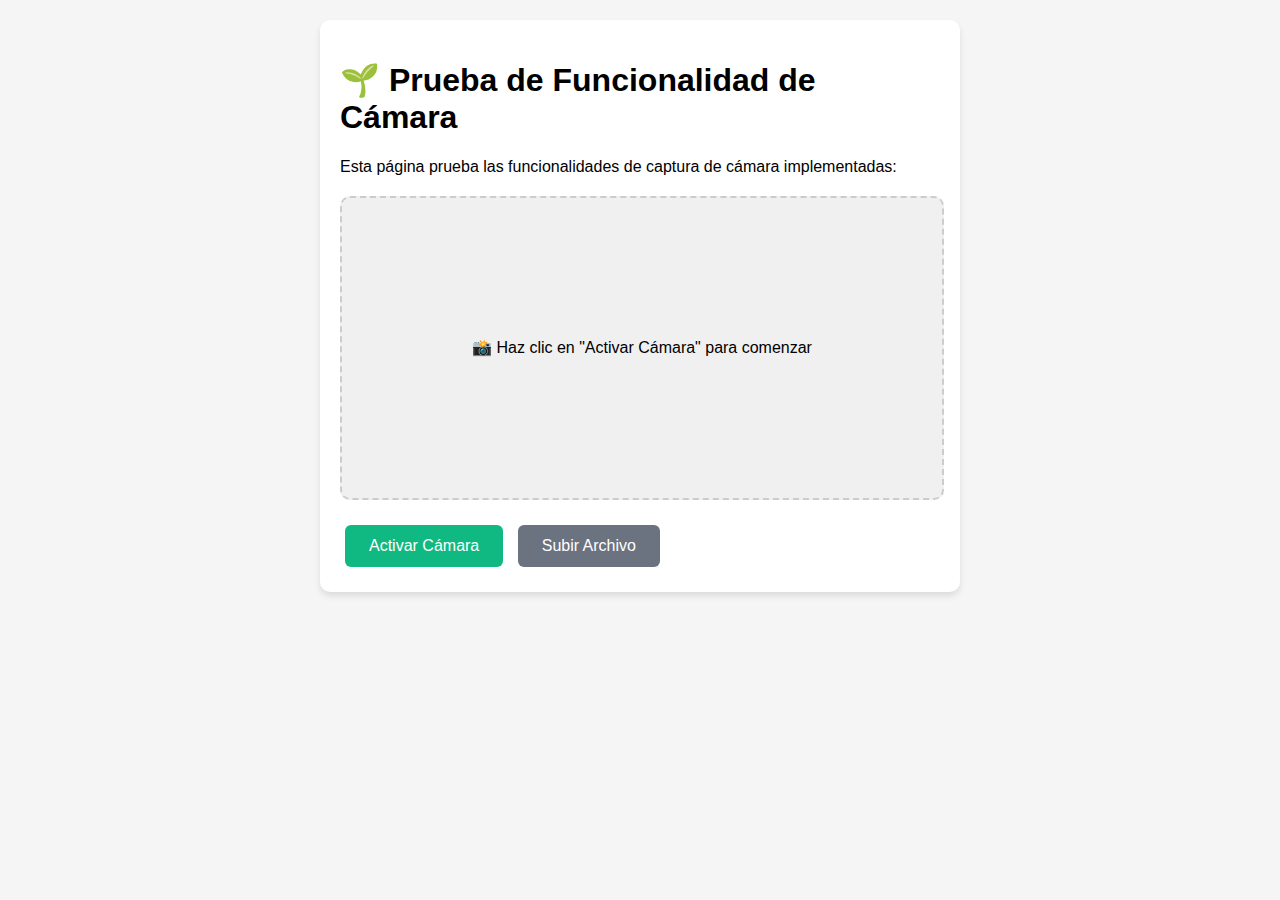
<file: test-camera.html>
<!DOCTYPE html>
<html lang="es">
<head>
    <meta charset="UTF-8">
    <meta name="viewport" content="width=device-width, initial-scale=1.0">
    <title>Prueba de Cámara - GreenScanner</title>
    <style>
        body {
            font-family: Arial, sans-serif;
            margin: 20px;
            background-color: #f5f5f5;
        }
        .container {
            max-width: 600px;
            margin: 0 auto;
            background: white;
            padding: 20px;
            border-radius: 10px;
            box-shadow: 0 4px 6px rgba(0,0,0,0.1);
        }
        .camera-area {
            width: 100%;
            height: 300px;
            background: #f0f0f0;
            border: 2px dashed #ccc;
            border-radius: 10px;
            display: flex;
            align-items: center;
            justify-content: center;
            margin: 20px 0;
            position: relative;
        }
        .camera-stream {
            width: 100%;
            height: 100%;
            object-fit: cover;
            border-radius: 8px;
        }
        .button {
            background: #10b981;
            color: white;
            border: none;
            padding: 12px 24px;
            border-radius: 6px;
            cursor: pointer;
            margin: 5px;
            font-size: 16px;
        }
        .button:hover {
            background: #059669;
        }
        .button.secondary {
            background: #6b7280;
        }
        .button.secondary:hover {
            background: #4b5563;
        }
        .hidden {
            display: none;
        }
        .result {
            margin-top: 20px;
            padding: 15px;
            background: #f0f9ff;
            border-radius: 6px;
            border-left: 4px solid #0ea5e9;
        }
    </style>
</head>
<body>
    <div class="container">
        <h1>🌱 Prueba de Funcionalidad de Cámara</h1>
        <p>Esta página prueba las funcionalidades de captura de cámara implementadas:</p>
        
        <div class="camera-area" id="camera-area">
            <div id="placeholder">
                <p>📸 Haz clic en "Activar Cámara" para comenzar</p>
            </div>
            <video id="camera-stream" class="camera-stream hidden" autoplay></video>
        </div>
        
        <div class="controls">
            <button class="button" id="start-camera">Activar Cámara</button>
            <button class="button hidden" id="capture-photo">Capturar Foto</button>
            <button class="button secondary hidden" id="download-photo">Descargar JPG</button>
            <button class="button secondary" id="upload-file">Subir Archivo</button>
            <input type="file" id="file-input" accept="image/*" class="hidden">
        </div>
        
        <div id="result" class="result hidden">
            <h3>✅ Funcionalidades Probadas:</h3>
            <ul id="test-results"></ul>
        </div>
        
        <canvas id="capture-canvas" class="hidden"></canvas>
    </div>

    <script>
        class CameraTest {
            constructor() {
                this.stream = null;
                this.capturedImage = null;
                this.bindEvents();
            }

            bindEvents() {
                document.getElementById('start-camera').addEventListener('click', () => this.startCamera());
                document.getElementById('capture-photo').addEventListener('click', () => this.capturePhoto());
                document.getElementById('download-photo').addEventListener('click', () => this.downloadPhoto());
                document.getElementById('upload-file').addEventListener('click', () => {
                    document.getElementById('file-input').click();
                });
                document.getElementById('file-input').addEventListener('change', (e) => this.handleFileUpload(e));
            }

            async startCamera() {
                const video = document.getElementById('camera-stream');
                const placeholder = document.getElementById('placeholder');
                
                try {
                    // Solicitar permisos de cámara con configuración mejorada
                    const constraints = {
                        video: {
                            facingMode: { ideal: 'environment' },
                            width: { ideal: 1920, max: 1920 },
                            height: { ideal: 1080, max: 1080 },
                            aspectRatio: { ideal: 16/9 }
                        }
                    };

                    let stream;
                    try {
                        stream = await navigator.mediaDevices.getUserMedia(constraints);
                    } catch (backCameraError) {
                        console.warn("Cámara trasera no disponible, usando cualquier cámara:", backCameraError);
                        stream = await navigator.mediaDevices.getUserMedia({ 
                            video: {
                                width: { ideal: 1920, max: 1920 },
                                height: { ideal: 1080, max: 1080 }
                            } 
                        });
                    }

                    video.srcObject = stream;
                    this.stream = stream;
                    
                    await new Promise((resolve) => {
                        video.onloadedmetadata = () => {
                            video.play();
                            resolve();
                        };
                    });

                    video.classList.remove('hidden');
                    placeholder.classList.add('hidden');
                    document.getElementById('start-camera').classList.add('hidden');
                    document.getElementById('capture-photo').classList.remove('hidden');
                    
                    this.addTestResult("✅ Cámara activada correctamente");
                    
                } catch (error) {
                    console.error("Error al acceder a la cámara:", error);
                    this.addTestResult("❌ Error al activar cámara: " + error.message);
                    
                    // Mostrar información de dispositivos disponibles
                    try {
                        const devices = await navigator.mediaDevices.enumerateDevices();
                        const videoDevices = devices.filter(device => device.kind === 'videoinput');
                        this.addTestResult(`📷 Cámaras detectadas: ${videoDevices.length}`);
                    } catch (deviceError) {
                        console.error("Error al enumerar dispositivos:", deviceError);
                    }
                }
            }

            async capturePhoto() {
                const video = document.getElementById('camera-stream');
                const canvas = document.getElementById('capture-canvas');
                const context = canvas.getContext('2d');

                if (!video.videoWidth || !video.videoHeight) {
                    this.addTestResult("❌ Video no está listo para captura");
                    return;
                }

                // Configurar canvas con dimensiones del video
                canvas.width = video.videoWidth;
                canvas.height = video.videoHeight;

                // Dibujar frame del video en canvas
                context.drawImage(video, 0, 0, canvas.width, canvas.height);

                // Detener stream
                if (this.stream) {
                    this.stream.getTracks().forEach(track => track.stop());
                }

                try {
                    // Crear blob de imagen JPG con alta calidad
                    const imageBlob = await new Promise((resolve) => {
                        canvas.toBlob(resolve, 'image/jpeg', 0.9);
                    });

                    if (!imageBlob) {
                        throw new Error("No se pudo generar la imagen");
                    }

                    this.capturedImage = {
                        blob: imageBlob,
                        dataUrl: canvas.toDataURL('image/jpeg', 0.9),
                        filename: `eco_test_${Date.now()}.jpg`,
                        timestamp: new Date().toISOString()
                    };

                    // Mostrar vista previa
                    this.showPreview();
                    
                    document.getElementById('capture-photo').classList.add('hidden');
                    document.getElementById('download-photo').classList.remove('hidden');
                    
                    this.addTestResult("✅ Foto capturada en formato JPG");
                    this.addTestResult(`📐 Resolución: ${canvas.width}x${canvas.height}px`);
                    this.addTestResult(`📁 Tamaño: ${(imageBlob.size / 1024).toFixed(2)} KB`);

                } catch (error) {
                    console.error('Error al capturar foto:', error);
                    this.addTestResult("❌ Error en captura: " + error.message);
                }
            }

            showPreview() {
                const cameraArea = document.getElementById('camera-area');
                const video = document.getElementById('camera-stream');
                
                video.classList.add('hidden');
                
                const preview = document.createElement('img');
                preview.id = 'preview-image';
                preview.src = this.capturedImage.dataUrl;
                preview.className = 'camera-stream';
                preview.style.border = '3px solid #10b981';
                
                cameraArea.appendChild(preview);
            }

            downloadPhoto() {
                if (!this.capturedImage) {
                    this.addTestResult("❌ No hay foto para descargar");
                    return;
                }

                const link = document.createElement('a');
                link.href = this.capturedImage.dataUrl;
                link.download = this.capturedImage.filename;
                document.body.appendChild(link);
                link.click();
                document.body.removeChild(link);
                
                this.addTestResult("✅ Foto descargada como JPG");
            }

            handleFileUpload(event) {
                const file = event.target.files[0];
                if (!file) return;

                this.addTestResult(`✅ Archivo seleccionado: ${file.name}`);
                this.addTestResult(`📁 Tipo: ${file.type}`);
                this.addTestResult(`📏 Tamaño: ${(file.size / 1024).toFixed(2)} KB`);

                // Mostrar vista previa del archivo
                const reader = new FileReader();
                reader.onload = (e) => {
                    const cameraArea = document.getElementById('camera-area');
                    const placeholder = document.getElementById('placeholder');
                    
                    placeholder.innerHTML = `
                        <img src="${e.target.result}" style="max-width: 100%; max-height: 280px; border-radius: 8px;">
                    `;
                };
                reader.readAsDataURL(file);
            }

            addTestResult(message) {
                const resultDiv = document.getElementById('result');
                const resultsList = document.getElementById('test-results');
                
                const listItem = document.createElement('li');
                listItem.textContent = message;
                listItem.style.marginBottom = '5px';
                
                resultsList.appendChild(listItem);
                resultDiv.classList.remove('hidden');
            }
        }

        // Inicializar cuando la página cargue
        document.addEventListener('DOMContentLoaded', () => {
            new CameraTest();
        });
    </script>
</body>
</html>
</file>
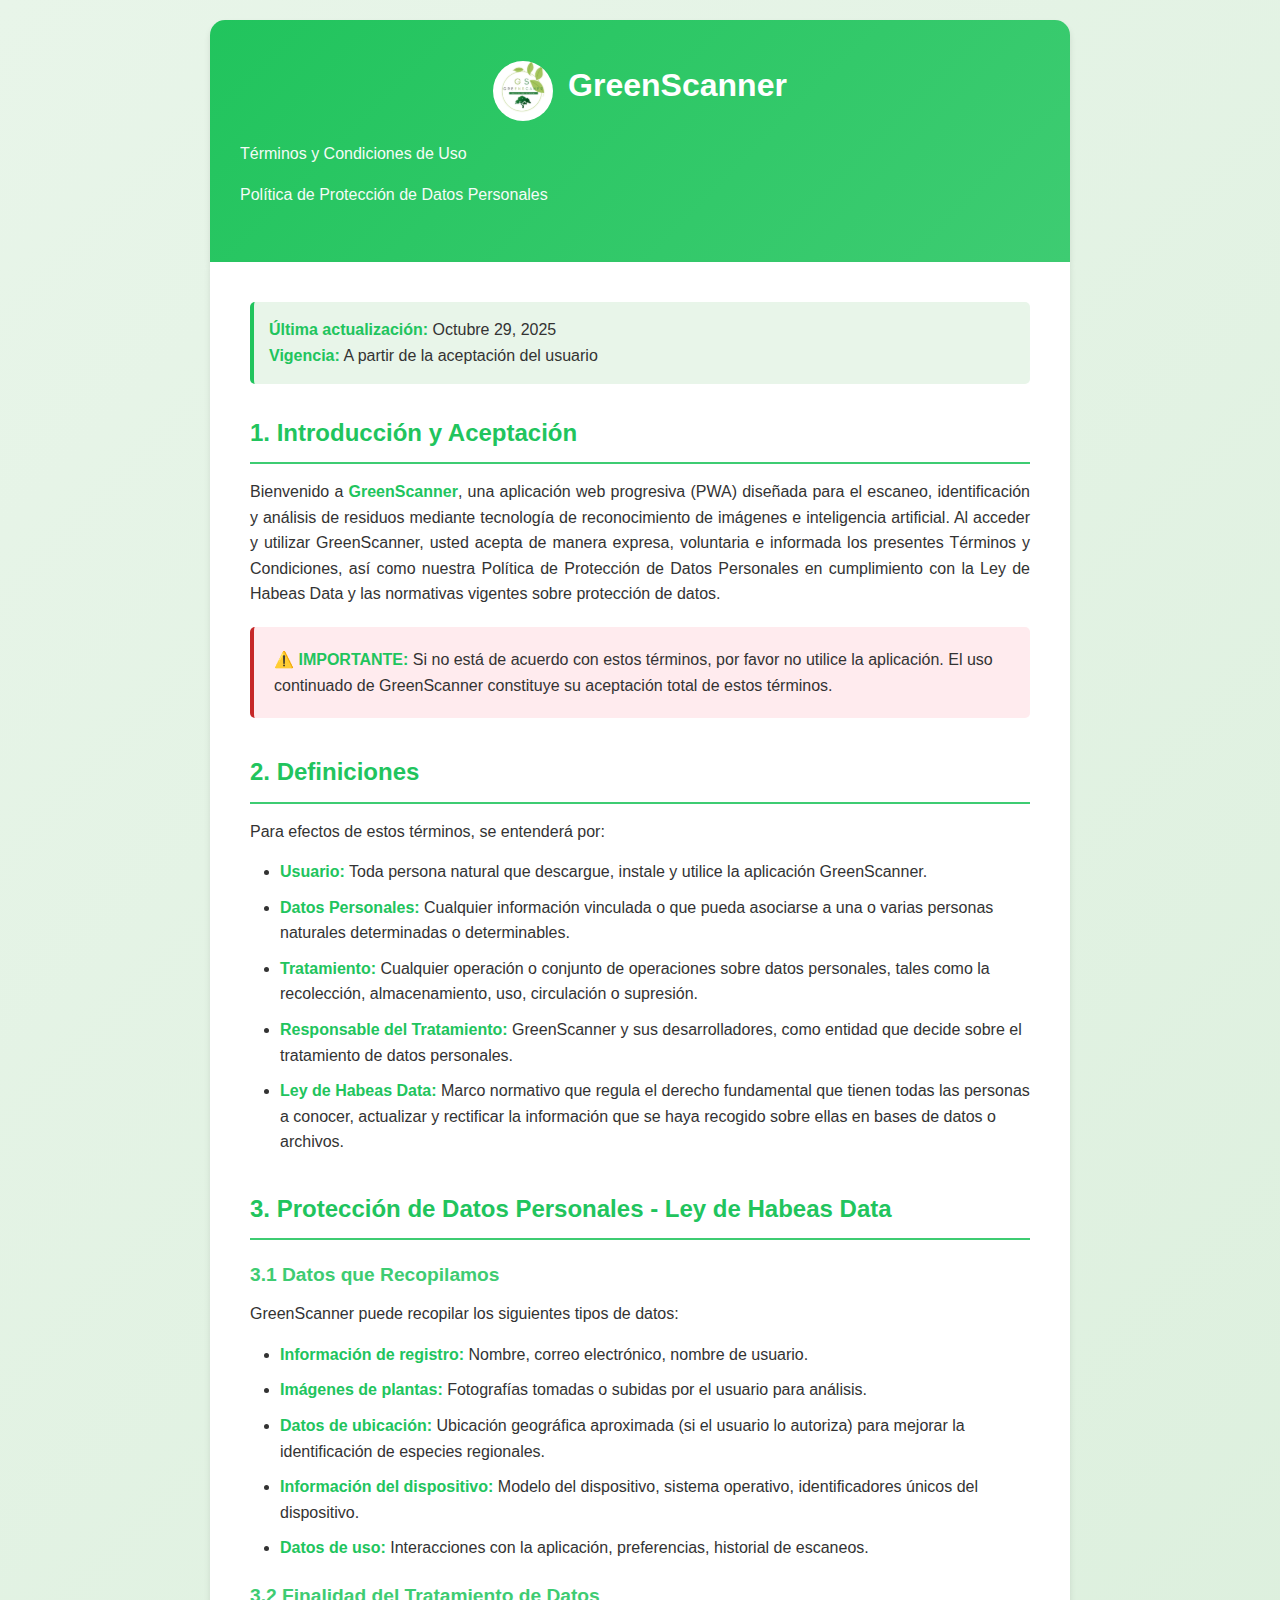
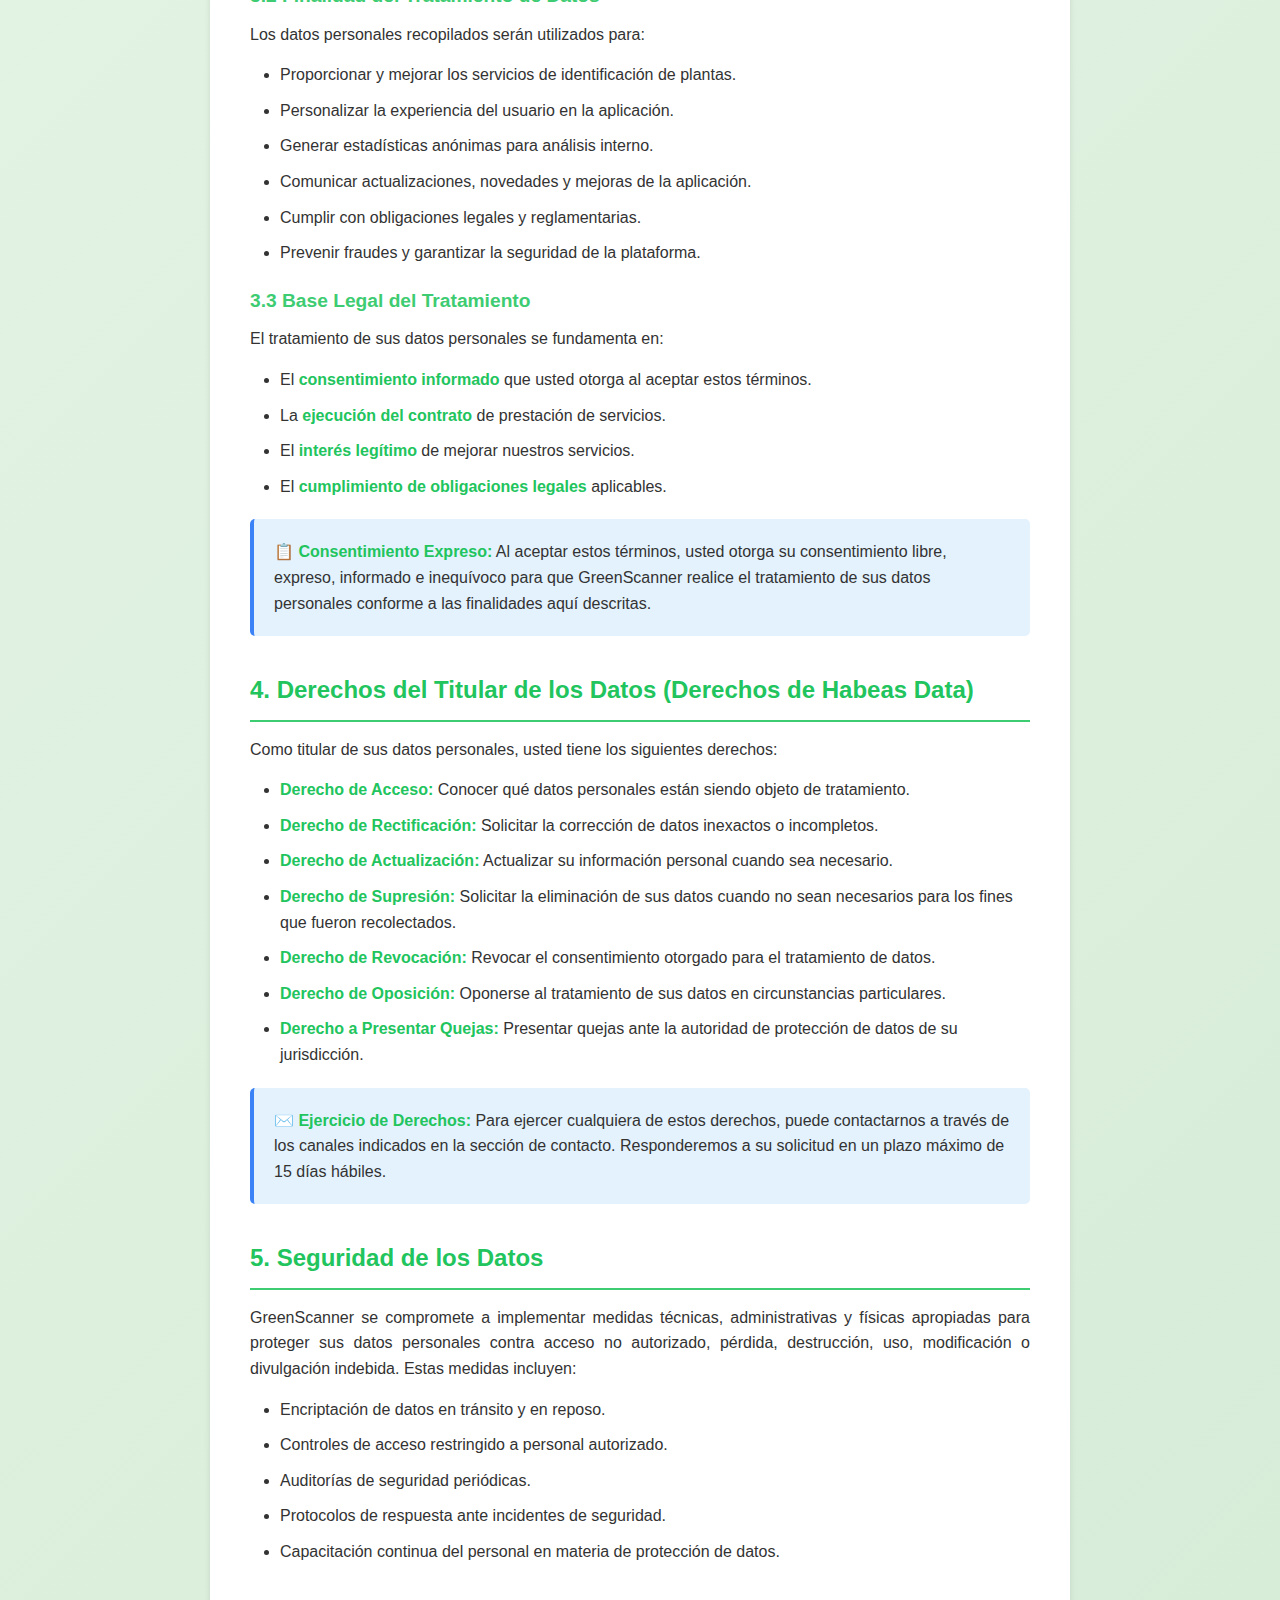
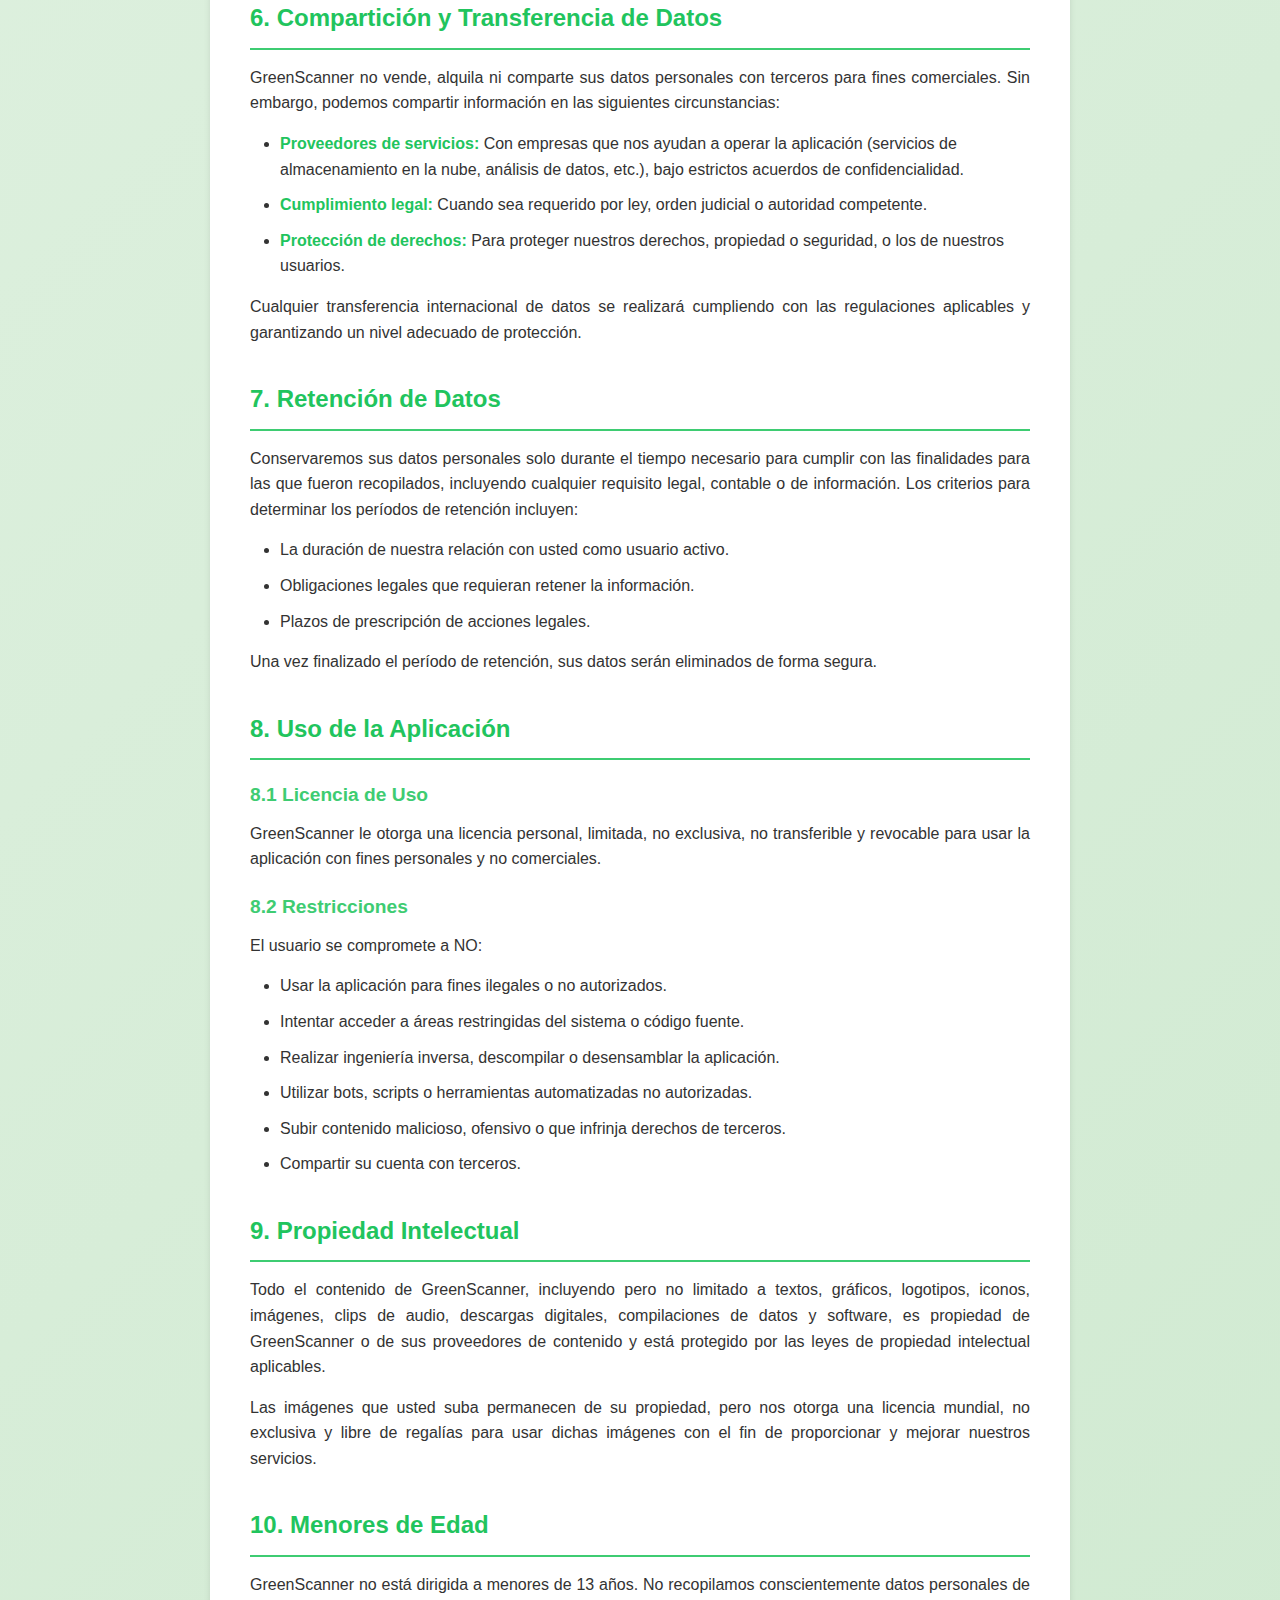
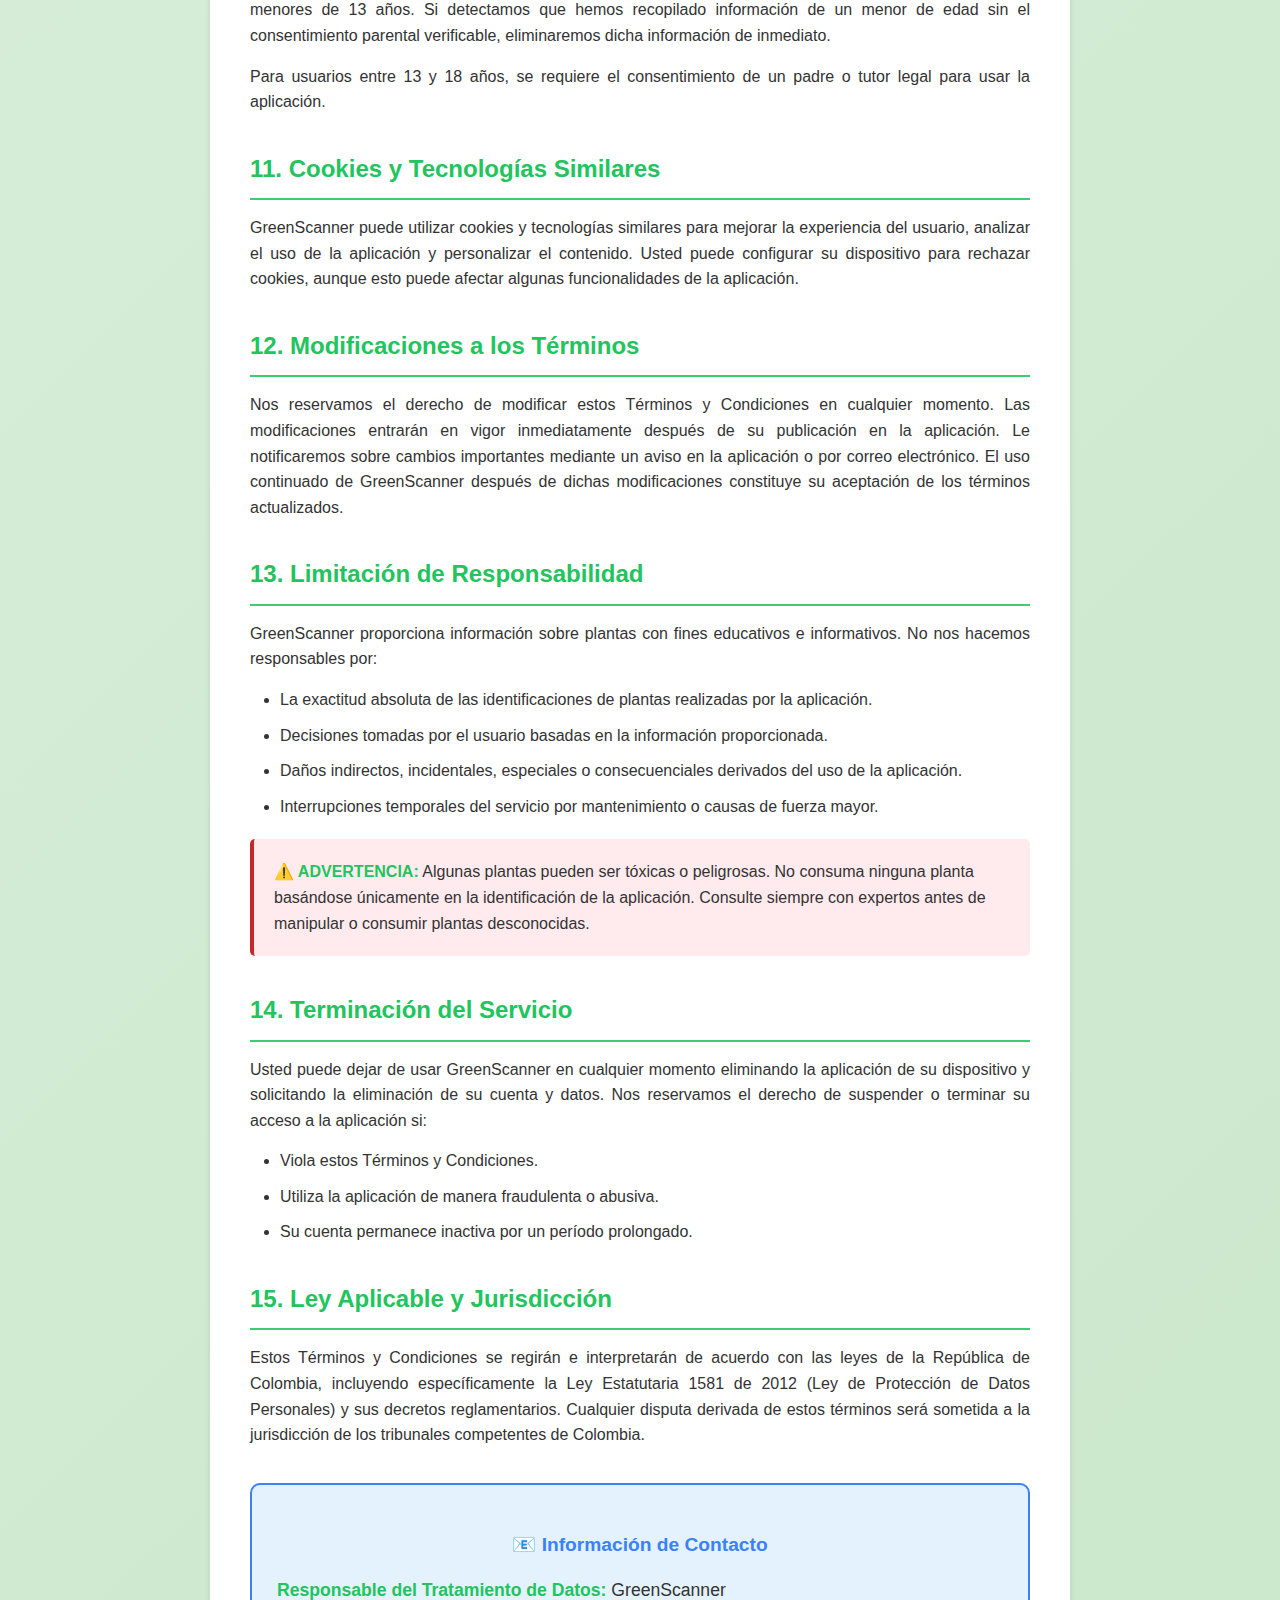
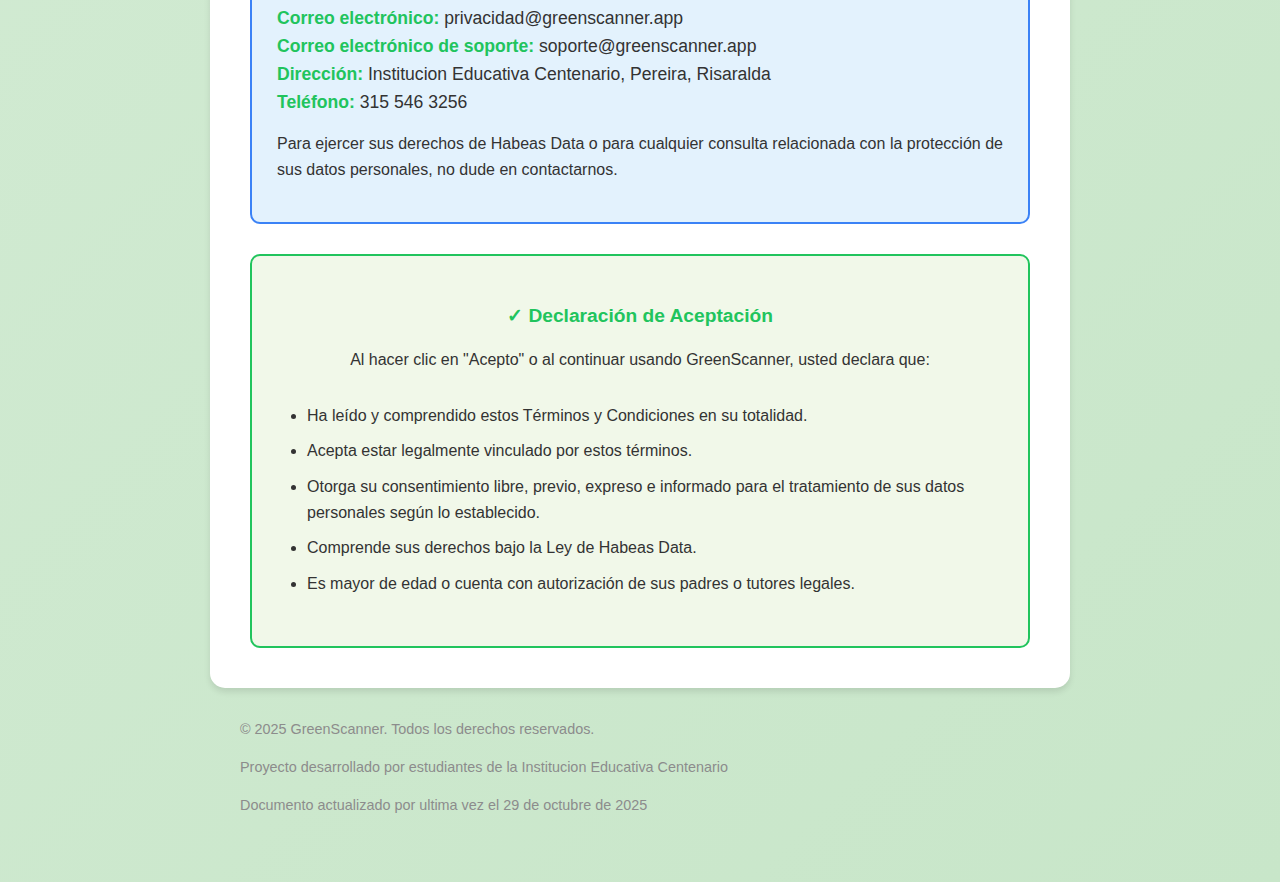
<file: login/html/terminoscondiciones.html>
<!DOCTYPE html>
<html lang="es">
<head>
    <meta charset="UTF-8">
    <meta name="viewport" content="width=device-width, initial-scale=1.0">
    <title>Términos y Condiciones - GreenScanner</title>
    <style>
        * {
            margin: 0;
            padding: 0;
            box-sizing: border-box;
        }

        body {
            font-family: 'Segoe UI', Tahoma, Geneva, Verdana, sans-serif;
            line-height: 1.6;
            color: #333;
            background: linear-gradient(135deg, #e8f5e9 0%, #c8e6c9 100%);
            min-height: 100vh;
        }

        .container {
            max-width: 900px;
            margin: 0 auto;
            padding: 20px;
        }

        .header {
            background: linear-gradient(135deg, #21C45D 0%, #3ECC72 100%);
            color: white;
            padding: 40px 30px;
            border-radius: 15px 15px 0 0;
            text-align: center;
            box-shadow: 0 4px 6px rgba(0,0,0,0.1);
        }

        .logo-section {
            display: flex;
            align-items: center;
            justify-content: center;
            gap: 15px;
            margin-bottom: 20px;
        }

        .logo img {
            width: 60px;
            height: 60px;
            background: white;
            border-radius: 50%;
            display: flex;
            align-items: center;
            justify-content: center;
            font-size: 32px;
        }

        h1 {
            font-size: 2em;
            margin-bottom: 10px;
        }

        .subtitle {
            font-size: 1em;
            opacity: 0.95;
        }

        .content {
            background: white;
            padding: 40px;
            border-radius: 0 0 15px 15px;
            box-shadow: 0 4px 6px rgba(0,0,0,0.1);
        }

        .last-update {
            background: #e8f5e9;
            padding: 15px;
            border-left: 4px solid #21C45D;
            margin-bottom: 30px;
            border-radius: 5px;
        }

        .section {
            margin-bottom: 35px;
        }

        h2 {
            color: #21C45D;
            font-size: 1.5em;
            margin-bottom: 15px;
            padding-bottom: 10px;
            border-bottom: 2px solid #3ECC72;
        }

        h3 {
            color: #3ECC72;
            font-size: 1.2em;
            margin: 20px 0 10px 0;
        }

        p {
            margin-bottom: 15px;
            text-align: justify;
        }

        ul {
            margin: 15px 0;
            padding-left: 30px;
        }

        li {
            margin-bottom: 10px;
        }

        .highlight-box {
            background: #e3f2fd;
            border-left: 4px solid #3B82F6;
            padding: 20px;
            margin: 20px 0;
            border-radius: 5px;
        }

        .important-notice {
            background: #ffebee;
            border-left: 4px solid #c62828;
            padding: 20px;
            margin: 20px 0;
            border-radius: 5px;
        }

        .contact-box {
            background: #e3f2fd;
            border: 2px solid #3B82F6;
            padding: 25px;
            margin: 30px 0;
            border-radius: 10px;
            text-align: center;
        }

        .contact-box h3 {
            color: #3B82F6;
            margin-bottom: 15px;
        }

        .contact-info {
            font-size: 1.1em;
            color: #333;
        }

        .footer {
            text-align: center;
            padding: 30px;
            color: #8C8C8C;
            font-size: 0.9em;
        }

        .acceptance-section {
            background: #f1f8e9;
            padding: 25px;
            border-radius: 10px;
            margin-top: 30px;
            border: 2px solid #21C45D;
        }

        .acceptance-section h3 {
            color: #21C45D;
            text-align: center;
            margin-bottom: 15px;
        }

        strong {
            color: #21C45D;
        }

        @media (max-width: 768px) {
            .container {
                padding: 10px;
            }

            .header, .content {
                padding: 20px;
            }

            h1 {
                font-size: 1.5em;
            }

            h2 {
                font-size: 1.3em;
            }
        }
    </style>
</head>
<body>
    <div class="container">
        <div class="header">
            <div class="logo-section">
                <div class="logo"><img src="../../logo.svg" alt=""></div>
                <h1>GreenScanner</h1>
            </div>
            <p class="subtitle">Términos y Condiciones de Uso</p>
            <p class="subtitle">Política de Protección de Datos Personales</p>
        </div>

        <div class="content">
            <div class="last-update">
                <strong>Última actualización:</strong> Octubre 29, 2025<br>
                <strong>Vigencia:</strong> A partir de la aceptación del usuario
            </div>

            <div class="section">
                <h2>1. Introducción y Aceptación</h2>
                <p>
                    Bienvenido a <strong>GreenScanner</strong>, una aplicación web progresiva (PWA) diseñada para el escaneo, identificación y análisis de residuos mediante tecnología de reconocimiento de imágenes e inteligencia artificial. Al acceder y utilizar GreenScanner, usted acepta de manera expresa, voluntaria e informada los presentes Términos y Condiciones, así como nuestra Política de Protección de Datos Personales en cumplimiento con la Ley de Habeas Data y las normativas vigentes sobre protección de datos.
                </p>
                <div class="important-notice">
                    <strong>⚠️ IMPORTANTE:</strong> Si no está de acuerdo con estos términos, por favor no utilice la aplicación. El uso continuado de GreenScanner constituye su aceptación total de estos términos.
                </div>
            </div>

            <div class="section">
                <h2>2. Definiciones</h2>
                <p>Para efectos de estos términos, se entenderá por:</p>
                <ul>
                    <li><strong>Usuario:</strong> Toda persona natural que descargue, instale y utilice la aplicación GreenScanner.</li>
                    <li><strong>Datos Personales:</strong> Cualquier información vinculada o que pueda asociarse a una o varias personas naturales determinadas o determinables.</li>
                    <li><strong>Tratamiento:</strong> Cualquier operación o conjunto de operaciones sobre datos personales, tales como la recolección, almacenamiento, uso, circulación o supresión.</li>
                    <li><strong>Responsable del Tratamiento:</strong> GreenScanner y sus desarrolladores, como entidad que decide sobre el tratamiento de datos personales.</li>
                    <li><strong>Ley de Habeas Data:</strong> Marco normativo que regula el derecho fundamental que tienen todas las personas a conocer, actualizar y rectificar la información que se haya recogido sobre ellas en bases de datos o archivos.</li>
                </ul>
            </div>

            <div class="section">
                <h2>3. Protección de Datos Personales - Ley de Habeas Data</h2>
                
                <h3>3.1 Datos que Recopilamos</h3>
                <p>GreenScanner puede recopilar los siguientes tipos de datos:</p>
                <ul>
                    <li><strong>Información de registro:</strong> Nombre, correo electrónico, nombre de usuario.</li>
                    <li><strong>Imágenes de plantas:</strong> Fotografías tomadas o subidas por el usuario para análisis.</li>
                    <li><strong>Datos de ubicación:</strong> Ubicación geográfica aproximada (si el usuario lo autoriza) para mejorar la identificación de especies regionales.</li>
                    <li><strong>Información del dispositivo:</strong> Modelo del dispositivo, sistema operativo, identificadores únicos del dispositivo.</li>
                    <li><strong>Datos de uso:</strong> Interacciones con la aplicación, preferencias, historial de escaneos.</li>
                </ul>

                <h3>3.2 Finalidad del Tratamiento de Datos</h3>
                <p>Los datos personales recopilados serán utilizados para:</p>
                <ul>
                    <li>Proporcionar y mejorar los servicios de identificación de plantas.</li>
                    <li>Personalizar la experiencia del usuario en la aplicación.</li>
                    <li>Generar estadísticas anónimas para análisis interno.</li>
                    <li>Comunicar actualizaciones, novedades y mejoras de la aplicación.</li>
                    <li>Cumplir con obligaciones legales y reglamentarias.</li>
                    <li>Prevenir fraudes y garantizar la seguridad de la plataforma.</li>
                </ul>

                <h3>3.3 Base Legal del Tratamiento</h3>
                <p>El tratamiento de sus datos personales se fundamenta en:</p>
                <ul>
                    <li>El <strong>consentimiento informado</strong> que usted otorga al aceptar estos términos.</li>
                    <li>La <strong>ejecución del contrato</strong> de prestación de servicios.</li>
                    <li>El <strong>interés legítimo</strong> de mejorar nuestros servicios.</li>
                    <li>El <strong>cumplimiento de obligaciones legales</strong> aplicables.</li>
                </ul>

                <div class="highlight-box">
                    <strong>📋 Consentimiento Expreso:</strong> Al aceptar estos términos, usted otorga su consentimiento libre, expreso, informado e inequívoco para que GreenScanner realice el tratamiento de sus datos personales conforme a las finalidades aquí descritas.
                </div>
            </div>

            <div class="section">
                <h2>4. Derechos del Titular de los Datos (Derechos de Habeas Data)</h2>
                <p>Como titular de sus datos personales, usted tiene los siguientes derechos:</p>
                <ul>
                    <li><strong>Derecho de Acceso:</strong> Conocer qué datos personales están siendo objeto de tratamiento.</li>
                    <li><strong>Derecho de Rectificación:</strong> Solicitar la corrección de datos inexactos o incompletos.</li>
                    <li><strong>Derecho de Actualización:</strong> Actualizar su información personal cuando sea necesario.</li>
                    <li><strong>Derecho de Supresión:</strong> Solicitar la eliminación de sus datos cuando no sean necesarios para los fines que fueron recolectados.</li>
                    <li><strong>Derecho de Revocación:</strong> Revocar el consentimiento otorgado para el tratamiento de datos.</li>
                    <li><strong>Derecho de Oposición:</strong> Oponerse al tratamiento de sus datos en circunstancias particulares.</li>
                    <li><strong>Derecho a Presentar Quejas:</strong> Presentar quejas ante la autoridad de protección de datos de su jurisdicción.</li>
                </ul>

                <div class="highlight-box">
                    <strong>✉️ Ejercicio de Derechos:</strong> Para ejercer cualquiera de estos derechos, puede contactarnos a través de los canales indicados en la sección de contacto. Responderemos a su solicitud en un plazo máximo de 15 días hábiles.
                </div>
            </div>

            <div class="section">
                <h2>5. Seguridad de los Datos</h2>
                <p>
                    GreenScanner se compromete a implementar medidas técnicas, administrativas y físicas apropiadas para proteger sus datos personales contra acceso no autorizado, pérdida, destrucción, uso, modificación o divulgación indebida. Estas medidas incluyen:
                </p>
                <ul>
                    <li>Encriptación de datos en tránsito y en reposo.</li>
                    <li>Controles de acceso restringido a personal autorizado.</li>
                    <li>Auditorías de seguridad periódicas.</li>
                    <li>Protocolos de respuesta ante incidentes de seguridad.</li>
                    <li>Capacitación continua del personal en materia de protección de datos.</li>
                </ul>
            </div>

            <div class="section">
                <h2>6. Compartición y Transferencia de Datos</h2>
                <p>
                    GreenScanner no vende, alquila ni comparte sus datos personales con terceros para fines comerciales. Sin embargo, podemos compartir información en las siguientes circunstancias:
                </p>
                <ul>
                    <li><strong>Proveedores de servicios:</strong> Con empresas que nos ayudan a operar la aplicación (servicios de almacenamiento en la nube, análisis de datos, etc.), bajo estrictos acuerdos de confidencialidad.</li>
                    <li><strong>Cumplimiento legal:</strong> Cuando sea requerido por ley, orden judicial o autoridad competente.</li>
                    <li><strong>Protección de derechos:</strong> Para proteger nuestros derechos, propiedad o seguridad, o los de nuestros usuarios.</li>
                </ul>
                <p>
                    Cualquier transferencia internacional de datos se realizará cumpliendo con las regulaciones aplicables y garantizando un nivel adecuado de protección.
                </p>
            </div>

            <div class="section">
                <h2>7. Retención de Datos</h2>
                <p>
                    Conservaremos sus datos personales solo durante el tiempo necesario para cumplir con las finalidades para las que fueron recopilados, incluyendo cualquier requisito legal, contable o de información. Los criterios para determinar los períodos de retención incluyen:
                </p>
                <ul>
                    <li>La duración de nuestra relación con usted como usuario activo.</li>
                    <li>Obligaciones legales que requieran retener la información.</li>
                    <li>Plazos de prescripción de acciones legales.</li>
                </ul>
                <p>
                    Una vez finalizado el período de retención, sus datos serán eliminados de forma segura.
                </p>
            </div>

            <div class="section">
                <h2>8. Uso de la Aplicación</h2>
                <h3>8.1 Licencia de Uso</h3>
                <p>
                    GreenScanner le otorga una licencia personal, limitada, no exclusiva, no transferible y revocable para usar la aplicación con fines personales y no comerciales.
                </p>

                <h3>8.2 Restricciones</h3>
                <p>El usuario se compromete a NO:</p>
                <ul>
                    <li>Usar la aplicación para fines ilegales o no autorizados.</li>
                    <li>Intentar acceder a áreas restringidas del sistema o código fuente.</li>
                    <li>Realizar ingeniería inversa, descompilar o desensamblar la aplicación.</li>
                    <li>Utilizar bots, scripts o herramientas automatizadas no autorizadas.</li>
                    <li>Subir contenido malicioso, ofensivo o que infrinja derechos de terceros.</li>
                    <li>Compartir su cuenta con terceros.</li>
                </ul>
            </div>

            <div class="section">
                <h2>9. Propiedad Intelectual</h2>
                <p>
                    Todo el contenido de GreenScanner, incluyendo pero no limitado a textos, gráficos, logotipos, iconos, imágenes, clips de audio, descargas digitales, compilaciones de datos y software, es propiedad de GreenScanner o de sus proveedores de contenido y está protegido por las leyes de propiedad intelectual aplicables.
                </p>
                <p>
                    Las imágenes que usted suba permanecen de su propiedad, pero nos otorga una licencia mundial, no exclusiva y libre de regalías para usar dichas imágenes con el fin de proporcionar y mejorar nuestros servicios.
                </p>
            </div>

            <div class="section">
                <h2>10. Menores de Edad</h2>
                <p>
                    GreenScanner no está dirigida a menores de 13 años. No recopilamos conscientemente datos personales de menores de 13 años. Si detectamos que hemos recopilado información de un menor de edad sin el consentimiento parental verificable, eliminaremos dicha información de inmediato.
                </p>
                <p>
                    Para usuarios entre 13 y 18 años, se requiere el consentimiento de un padre o tutor legal para usar la aplicación.
                </p>
            </div>

            <div class="section">
                <h2>11. Cookies y Tecnologías Similares</h2>
                <p>
                    GreenScanner puede utilizar cookies y tecnologías similares para mejorar la experiencia del usuario, analizar el uso de la aplicación y personalizar el contenido. Usted puede configurar su dispositivo para rechazar cookies, aunque esto puede afectar algunas funcionalidades de la aplicación.
                </p>
            </div>

            <div class="section">
                <h2>12. Modificaciones a los Términos</h2>
                <p>
                    Nos reservamos el derecho de modificar estos Términos y Condiciones en cualquier momento. Las modificaciones entrarán en vigor inmediatamente después de su publicación en la aplicación. Le notificaremos sobre cambios importantes mediante un aviso en la aplicación o por correo electrónico. El uso continuado de GreenScanner después de dichas modificaciones constituye su aceptación de los términos actualizados.
                </p>
            </div>

            <div class="section">
                <h2>13. Limitación de Responsabilidad</h2>
                <p>
                    GreenScanner proporciona información sobre plantas con fines educativos e informativos. No nos hacemos responsables por:
                </p>
                <ul>
                    <li>La exactitud absoluta de las identificaciones de plantas realizadas por la aplicación.</li>
                    <li>Decisiones tomadas por el usuario basadas en la información proporcionada.</li>
                    <li>Daños indirectos, incidentales, especiales o consecuenciales derivados del uso de la aplicación.</li>
                    <li>Interrupciones temporales del servicio por mantenimiento o causas de fuerza mayor.</li>
                </ul>
                <div class="important-notice">
                    <strong>⚠️ ADVERTENCIA:</strong> Algunas plantas pueden ser tóxicas o peligrosas. No consuma ninguna planta basándose únicamente en la identificación de la aplicación. Consulte siempre con expertos antes de manipular o consumir plantas desconocidas.
                </div>
            </div>

            <div class="section">
                <h2>14. Terminación del Servicio</h2>
                <p>
                    Usted puede dejar de usar GreenScanner en cualquier momento eliminando la aplicación de su dispositivo y solicitando la eliminación de su cuenta y datos. Nos reservamos el derecho de suspender o terminar su acceso a la aplicación si:
                </p>
                <ul>
                    <li>Viola estos Términos y Condiciones.</li>
                    <li>Utiliza la aplicación de manera fraudulenta o abusiva.</li>
                    <li>Su cuenta permanece inactiva por un período prolongado.</li>
                </ul>
            </div>

            <div class="section">
                <h2>15. Ley Aplicable y Jurisdicción</h2>
                <p>
                    Estos Términos y Condiciones se regirán e interpretarán de acuerdo con las leyes de la República de Colombia, incluyendo específicamente la Ley Estatutaria 1581 de 2012 (Ley de Protección de Datos Personales) y sus decretos reglamentarios. Cualquier disputa derivada de estos términos será sometida a la jurisdicción de los tribunales competentes de Colombia.
                </p>
            </div>

            <div class="contact-box">
                <h3>📧 Información de Contacto</h3>
                <p class="contact-info">
                    <strong>Responsable del Tratamiento de Datos:</strong> GreenScanner<br>
                    <strong>Correo electrónico:</strong> privacidad@greenscanner.app<br>
                    <strong>Correo electrónico de soporte:</strong> soporte@greenscanner.app<br>
                    <strong>Dirección:</strong> Institucion Educativa Centenario, Pereira, Risaralda<br>
                    <strong>Teléfono:</strong> 315 546 3256
                </p>
                <p style="margin-top: 15px;">
                    Para ejercer sus derechos de Habeas Data o para cualquier consulta relacionada con la protección de sus datos personales, no dude en contactarnos.
                </p>
            </div>

            <div class="acceptance-section">
                <h3>✓ Declaración de Aceptación</h3>
                <p style="text-align: center;">
                    Al hacer clic en "Acepto" o al continuar usando GreenScanner, usted declara que:
                </p>
                <ul style="text-align: left; display: inline-block; margin-top: 15px;">
                    <li>Ha leído y comprendido estos Términos y Condiciones en su totalidad.</li>
                    <li>Acepta estar legalmente vinculado por estos términos.</li>
                    <li>Otorga su consentimiento libre, previo, expreso e informado para el tratamiento de sus datos personales según lo establecido.</li>
                    <li>Comprende sus derechos bajo la Ley de Habeas Data.</li>
                    <li>Es mayor de edad o cuenta con autorización de sus padres o tutores legales.</li>
                </ul>
            </div>
        </div>

        <div class="footer">
            <p>&copy; 2025 GreenScanner. Todos los derechos reservados.</p>
            <p>Proyecto desarrollado por estudiantes de la Institucion Educativa Centenario</p>
            <p>Documento actualizado por ultima vez el 29 de octubre de 2025</p>
        </div>
    </div>
</body>
</html>
</file>
